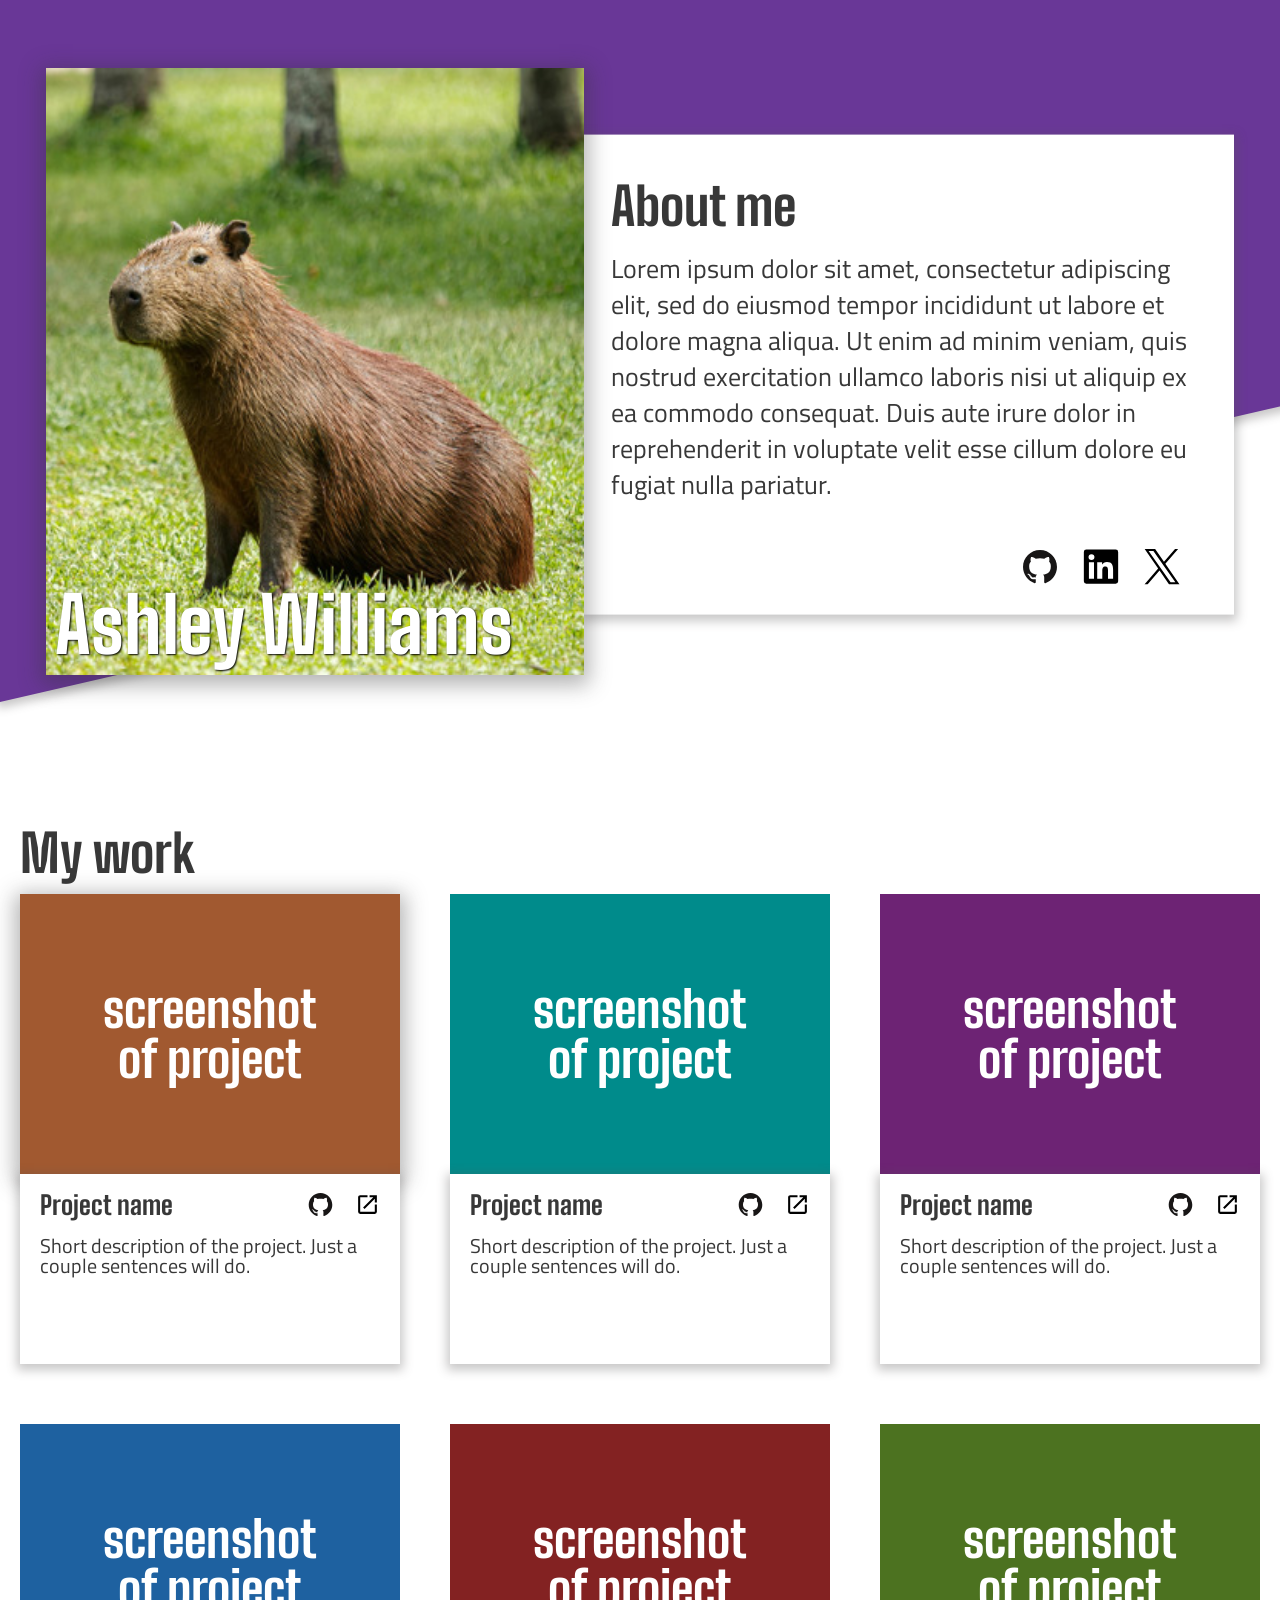
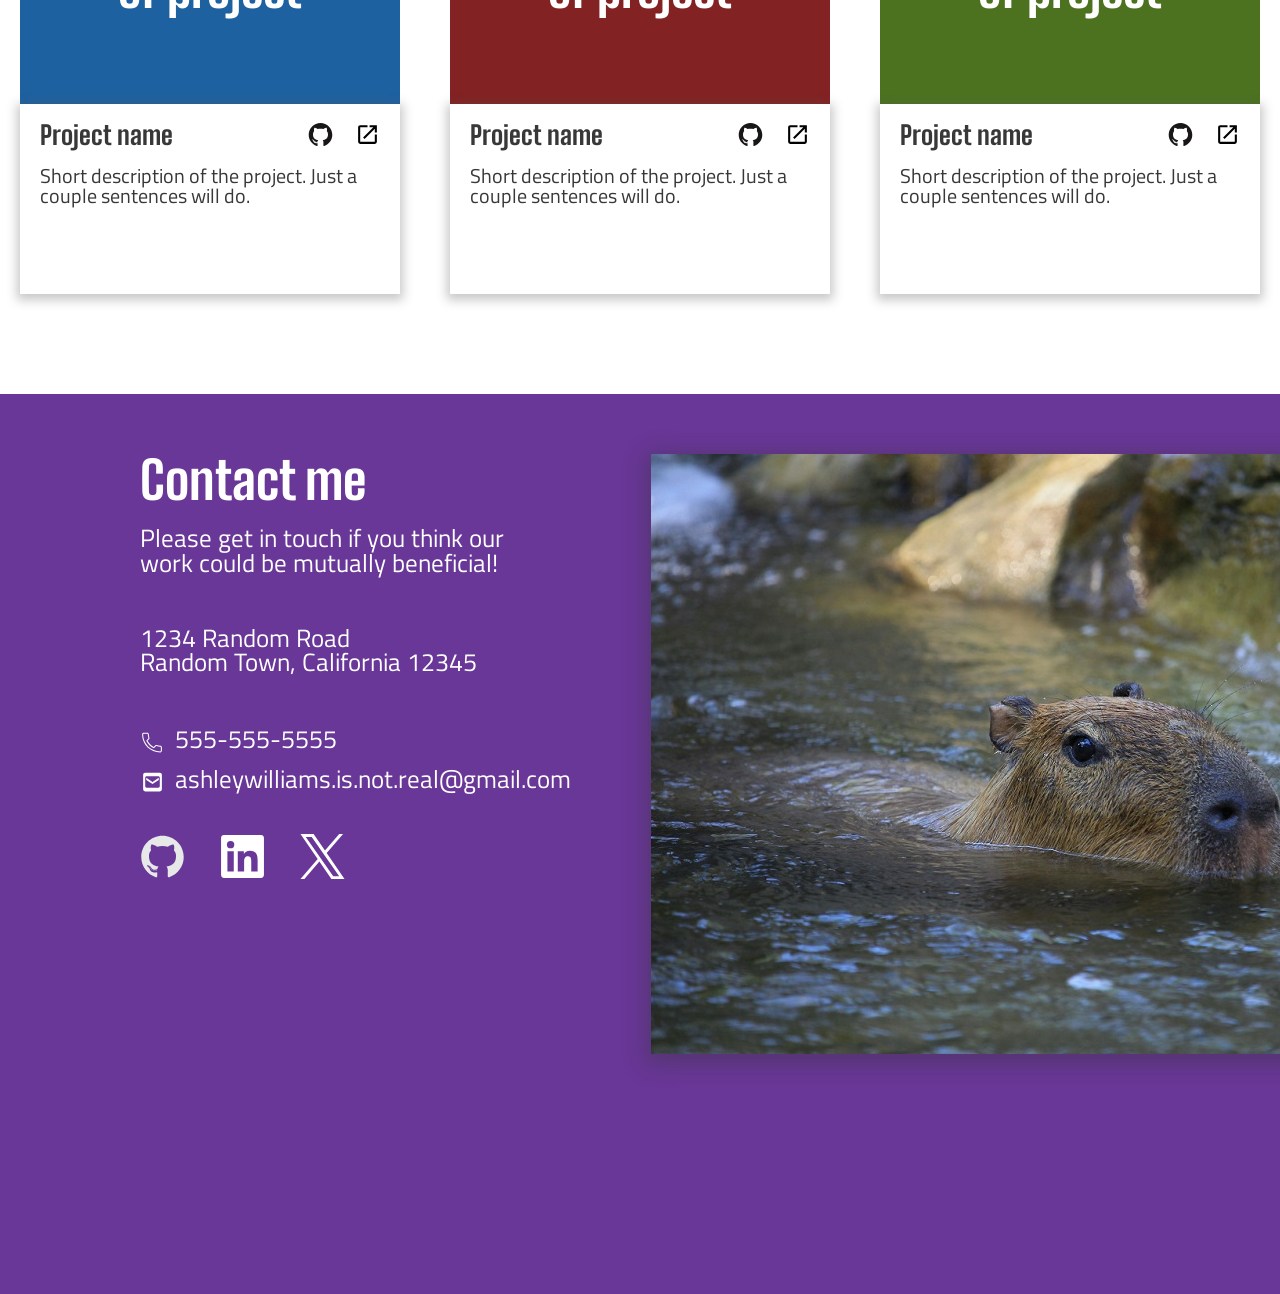
<file: index.html>
<!doctype html><html lang="en" style="background-color:#fff"><head><meta charset="UTF-8"><meta name="viewport" content="width=device-width,initial-scale=1"><title>Homepage</title><script defer="defer" src="main.bundle.js"></script></head><body><div class="background shadow"></div><div class="content"><header><div class="header_content"><picture><source srcset="c88989be27b138ba4daf.jpg" media="(max-width: 599px)"><source srcset="c7e4d91bfd9be731454d.jpg" media="(min-width: 600px)"><source srcset="8fe9893a3e8e39a9ff39.jpg" media="(min-width: 1200px)"><img class="low_shadow" src="c88989be27b138ba4daf.jpg" alt="Capybara portrait"><div class="inner_name light_text big_font">Ashley Williams</div></picture><div class="name light_text big_font">Ashley Williams</div><div class="info shadow"><h1 class="dark_text big_font">About me</h1><p class="dark_text">Lorem ipsum dolor sit amet, consectetur adipiscing elit, sed do eiusmod tempor incididunt ut labore et dolore magna aliqua. Ut enim ad minim veniam, quis nostrud exercitation ullamco laboris nisi ut aliquip ex ea commodo consequat. Duis aute irure dolor in reprehenderit in voluptate velit esse cillum dolore eu fugiat nulla pariatur.</p><div class="icons_container"><div class="top_icons"><img src="3c903c66b2c5334c8c0b.svg" alt="Github"></div><div class="top_icons"><img src="d4e41ebf9944039eda77.svg" alt="Linked in"></div><div class="top_icons"><img src="800640b7f2cab3132c69.svg" alt="Twitter"></div></div></div></div></header><main><div class="main_content"><h2 class="dark_text big_font">My work</h2><div class="projects_container"><div class="project"><div class="project_pic light_text low_shadow big_font c1">screenshot<br>of project</div><div class="project_info shadow"><div class="project_header"><div class="project_name dark_text big_font">Project name</div><div class="project_icons"><img class="git" src="3c903c66b2c5334c8c0b.svg" alt="Github"> <img class="external" src="3ede19ed228086e87d89.svg" alt="Ecternal link"></div></div><div class="project_description dark_text">Short description of the project. Just a couple sentences will do.</div></div></div><div class="project"><div class="project_pic light_text big_font c2">screenshot<br>of project</div><div class="project_info shadow"><div class="project_header"><div class="project_name dark_text big_font">Project name</div><div class="project_icons"><img class="git" src="3c903c66b2c5334c8c0b.svg" alt="Github"> <img class="external" src="3ede19ed228086e87d89.svg" alt="Ecternal link"></div></div><div class="project_description dark_text">Short description of the project. Just a couple sentences will do.</div></div></div><div class="project"><div class="project_pic light_text big_font c3">screenshot<br>of project</div><div class="project_info shadow"><div class="project_header"><div class="project_name dark_text big_font">Project name</div><div class="project_icons"><img class="git" src="3c903c66b2c5334c8c0b.svg" alt="Github"> <img class="external" src="3ede19ed228086e87d89.svg" alt="Ecternal link"></div></div><div class="project_description dark_text">Short description of the project. Just a couple sentences will do.</div></div></div><div class="project"><div class="project_pic light_text big_font c4">screenshot<br>of project</div><div class="project_info shadow"><div class="project_header"><div class="project_name dark_text big_font">Project name</div><div class="project_icons"><img class="git" src="3c903c66b2c5334c8c0b.svg" alt="Github"> <img class="external" src="3ede19ed228086e87d89.svg" alt="Ecternal link"></div></div><div class="project_description dark_text">Short description of the project. Just a couple sentences will do.</div></div></div><div class="project"><div class="project_pic light_text big_font c5">screenshot<br>of project</div><div class="project_info shadow"><div class="project_header"><div class="project_name dark_text big_font">Project name</div><div class="project_icons"><img class="git" src="3c903c66b2c5334c8c0b.svg" alt="Github"> <img class="external" src="3ede19ed228086e87d89.svg" alt="Ecternal link"></div></div><div class="project_description dark_text">Short description of the project. Just a couple sentences will do.</div></div></div><div class="project"><div class="project_pic light_text big_font c6">screenshot<br>of project</div><div class="project_info shadow"><div class="project_header"><div class="project_name dark_text big_font">Project name</div><div class="project_icons"><img class="git" src="3c903c66b2c5334c8c0b.svg" alt="Github"> <img class="external" src="3ede19ed228086e87d89.svg" alt="Ecternal link"></div></div><div class="project_description dark_text">Short description of the project. Just a couple sentences will do.</div></div></div></div></div></main><footer><div class="footer_content"><div class="footer_text"><h3 class="light_text big_font">Contact me</h3><div class="footer_paragraph light_text">Please get in touch if you think our work could be mutually beneficial!</div><div class="address light_text">1234 Random Road<br>Random Town, California 12345</div><div class="phone"><div><img class="tel" src="0173d738dfc31c86ab0a.svg" alt="Phone number"></div><div class="light_text">555-555-5555</div></div><div class="email"><div><img class="mail" src="49dc6250e586f843e0ee.svg" alt="E-mail address"></div><div class="light_text">ashleywilliams.is.not.real@gmail.com</div></div><div class="footer_icons"><img class="git" src="3c903c66b2c5334c8c0b.svg" alt="Github"> <img class="lin" src="d4e41ebf9944039eda77.svg" alt="Linked in"> <img class="twi" src="800640b7f2cab3132c69.svg" alt="Twitter"></div></div><picture><source srcset="b9a7f7bb97a897c866e3.jpg" media="(max-width: 599px)"><source srcset="919f590c7b4dfcc34699.jpg" media="(max-width: 1199px)"><source srcset="1de82a5ac6713cb9aa66.jpg" media="(min-width: 1200px)"><img class="low_shadow" src="1de82a5ac6713cb9aa66.jpg" alt="Capybara portrait"></picture></div></footer></div></body></html>
</file>
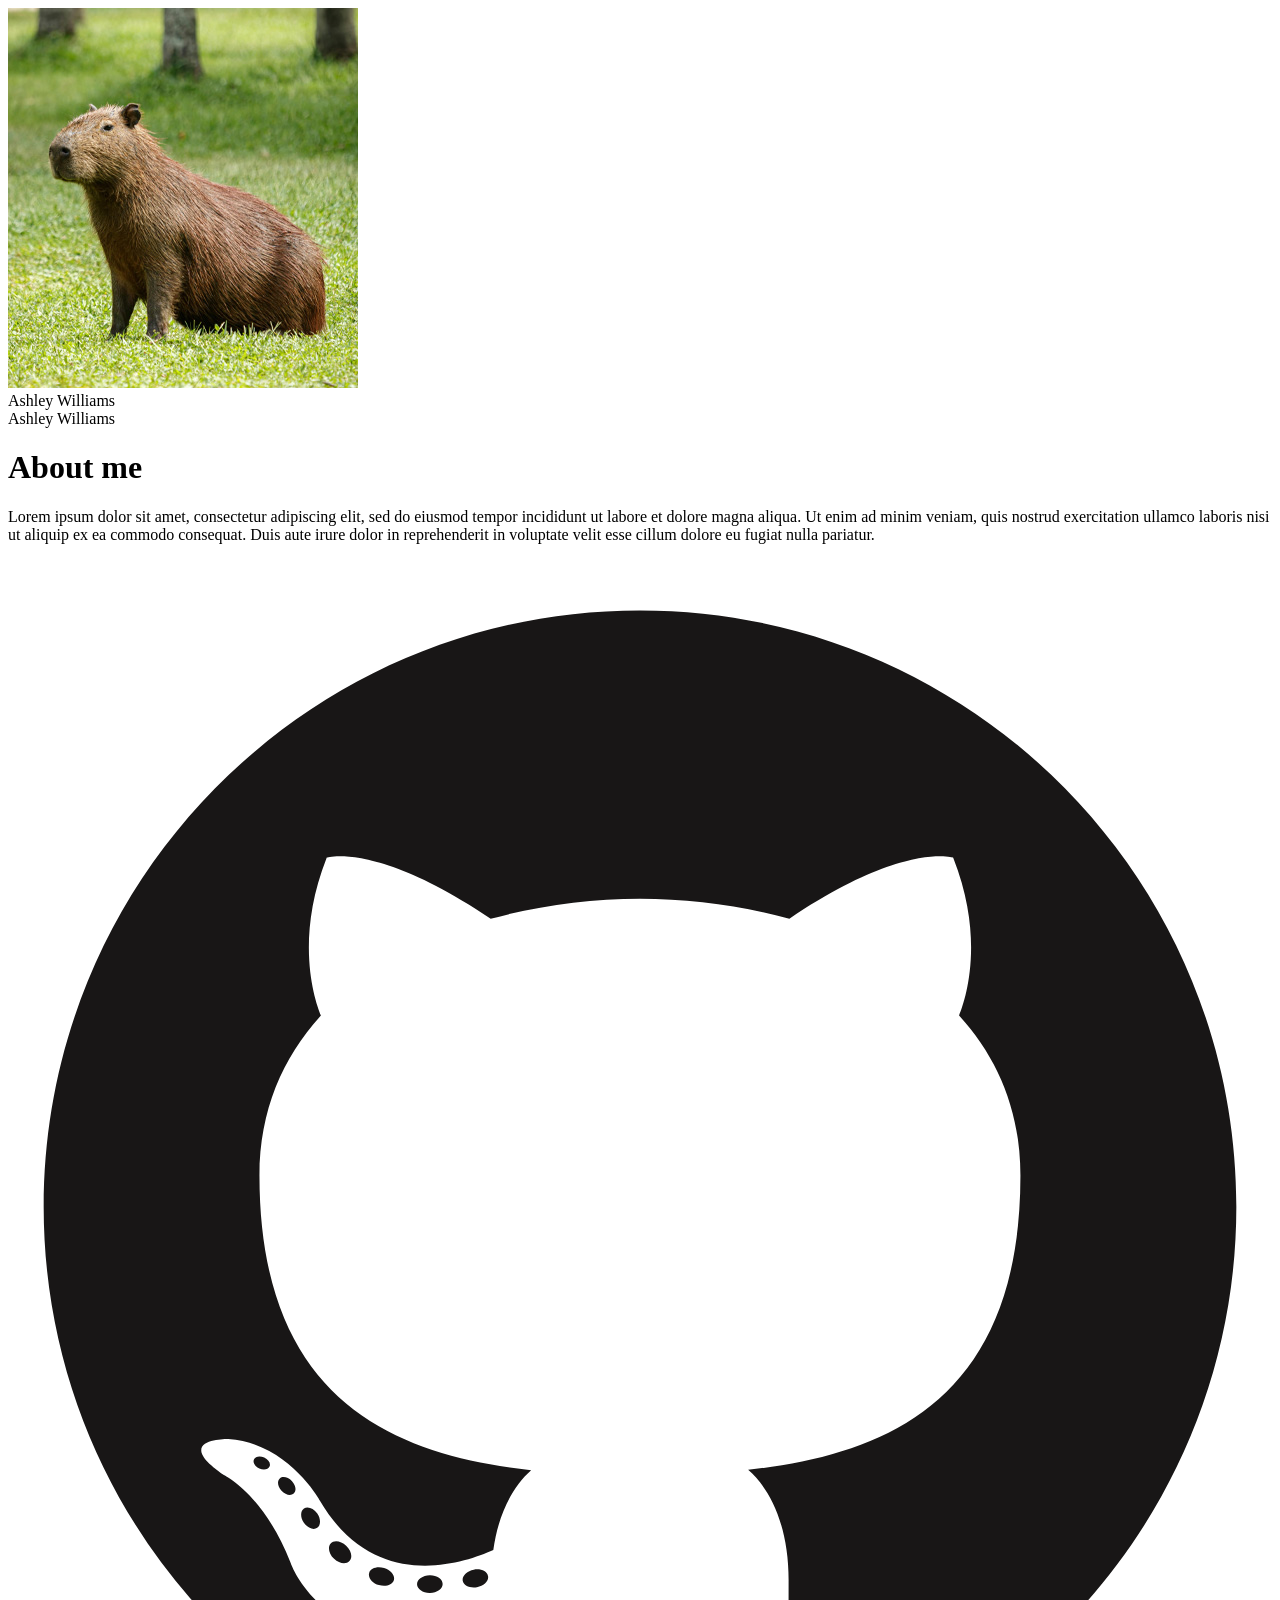
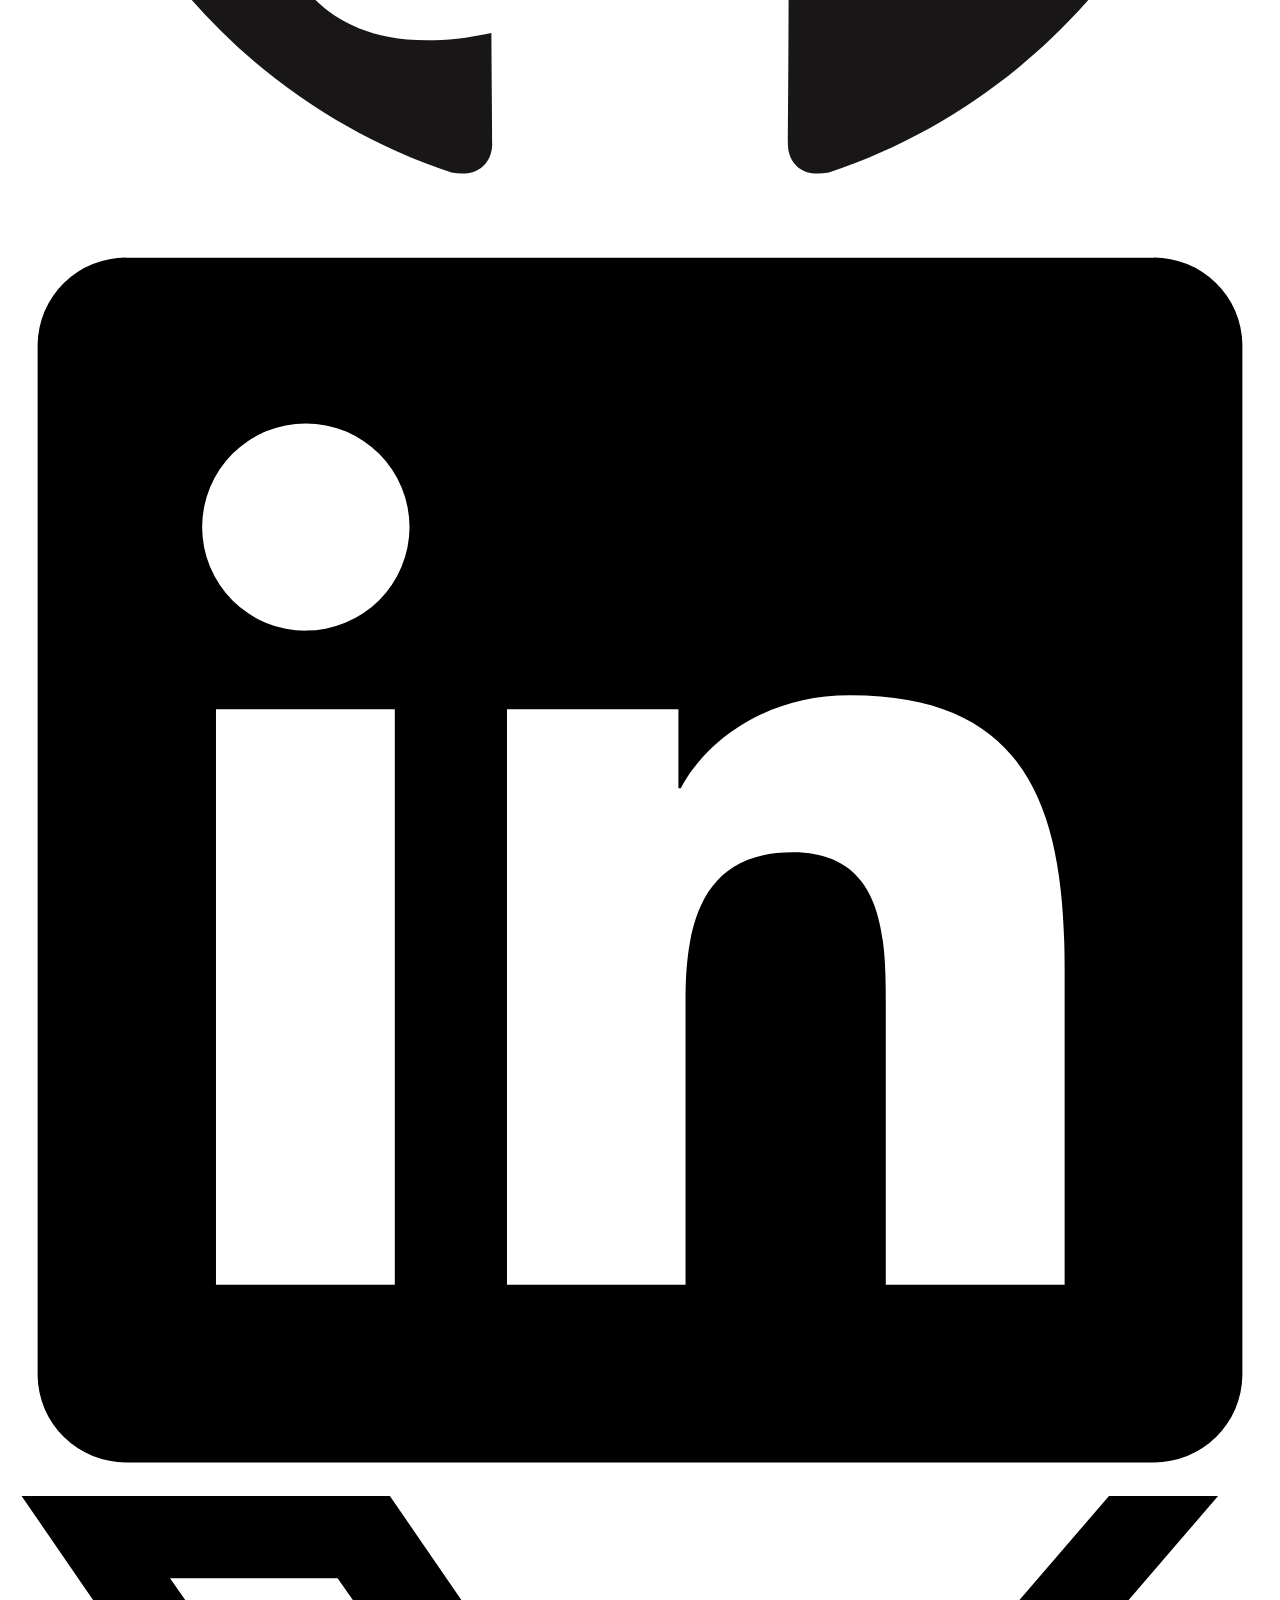
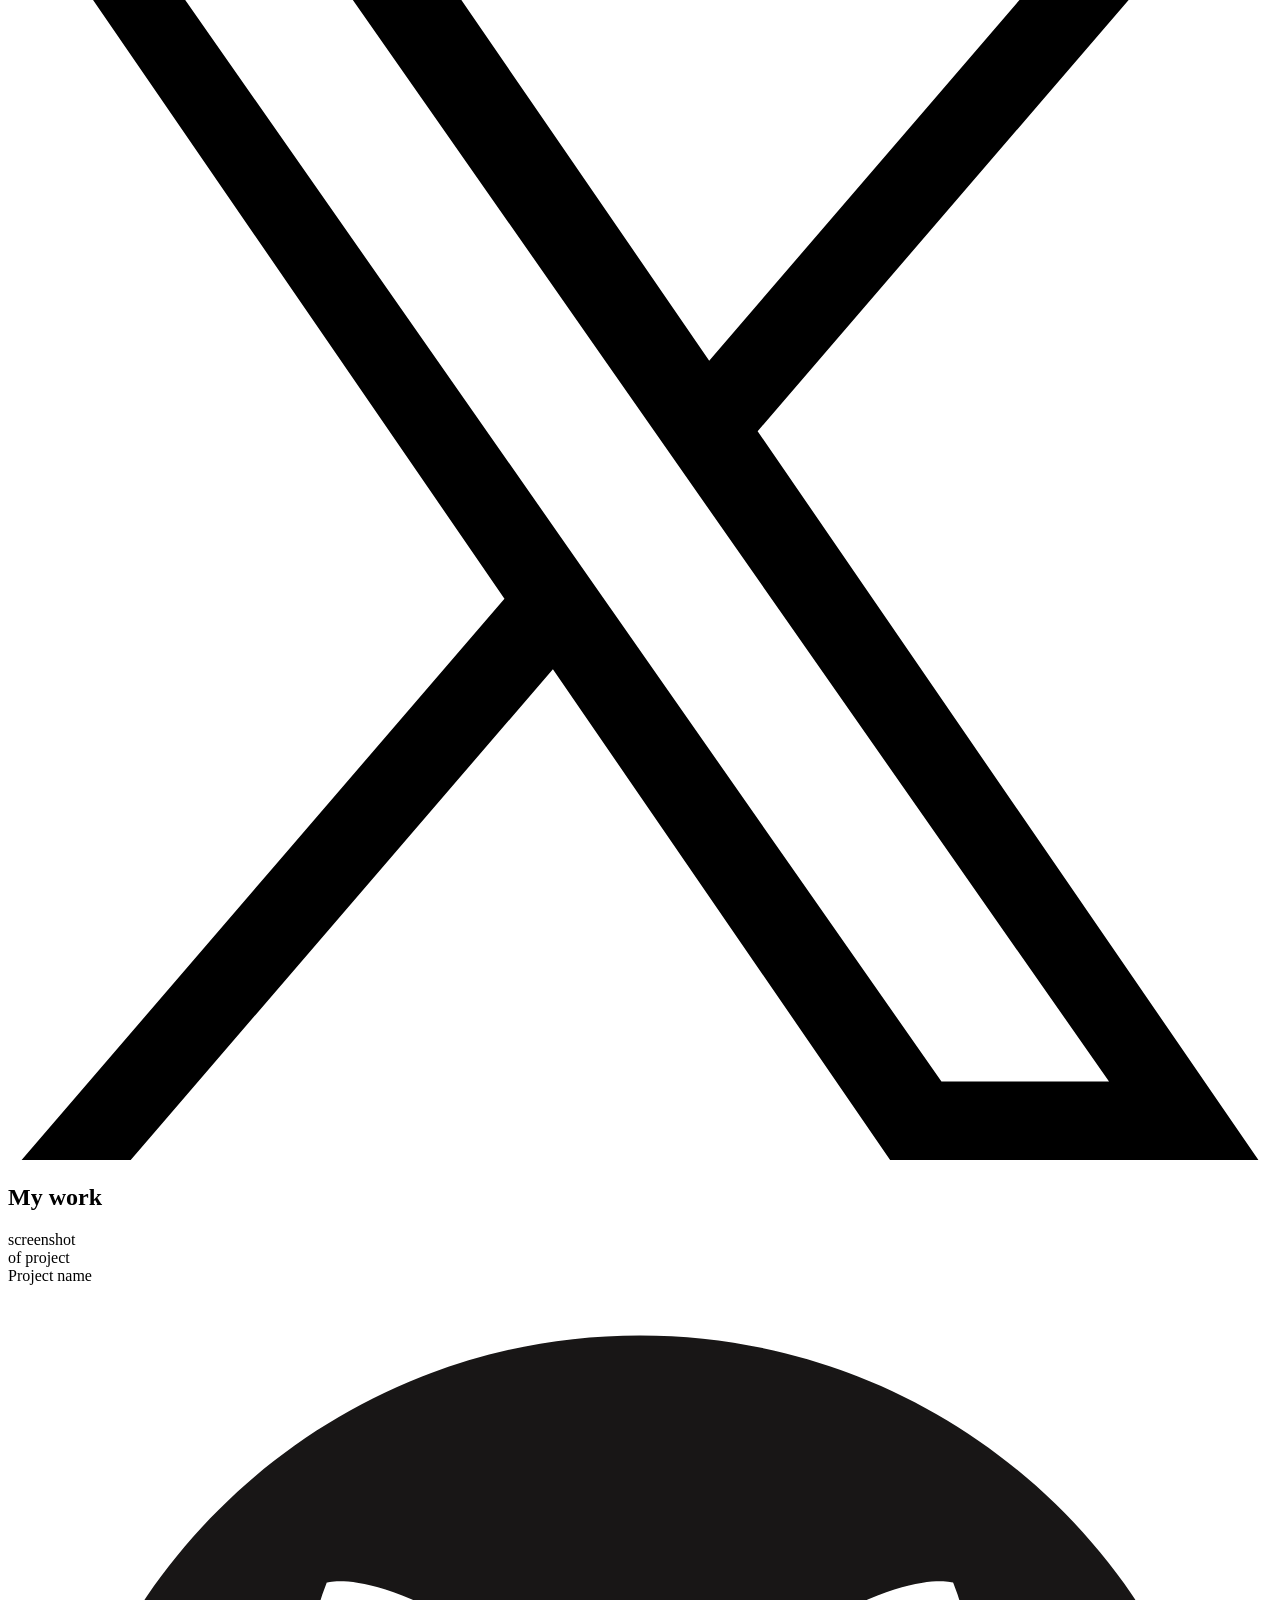
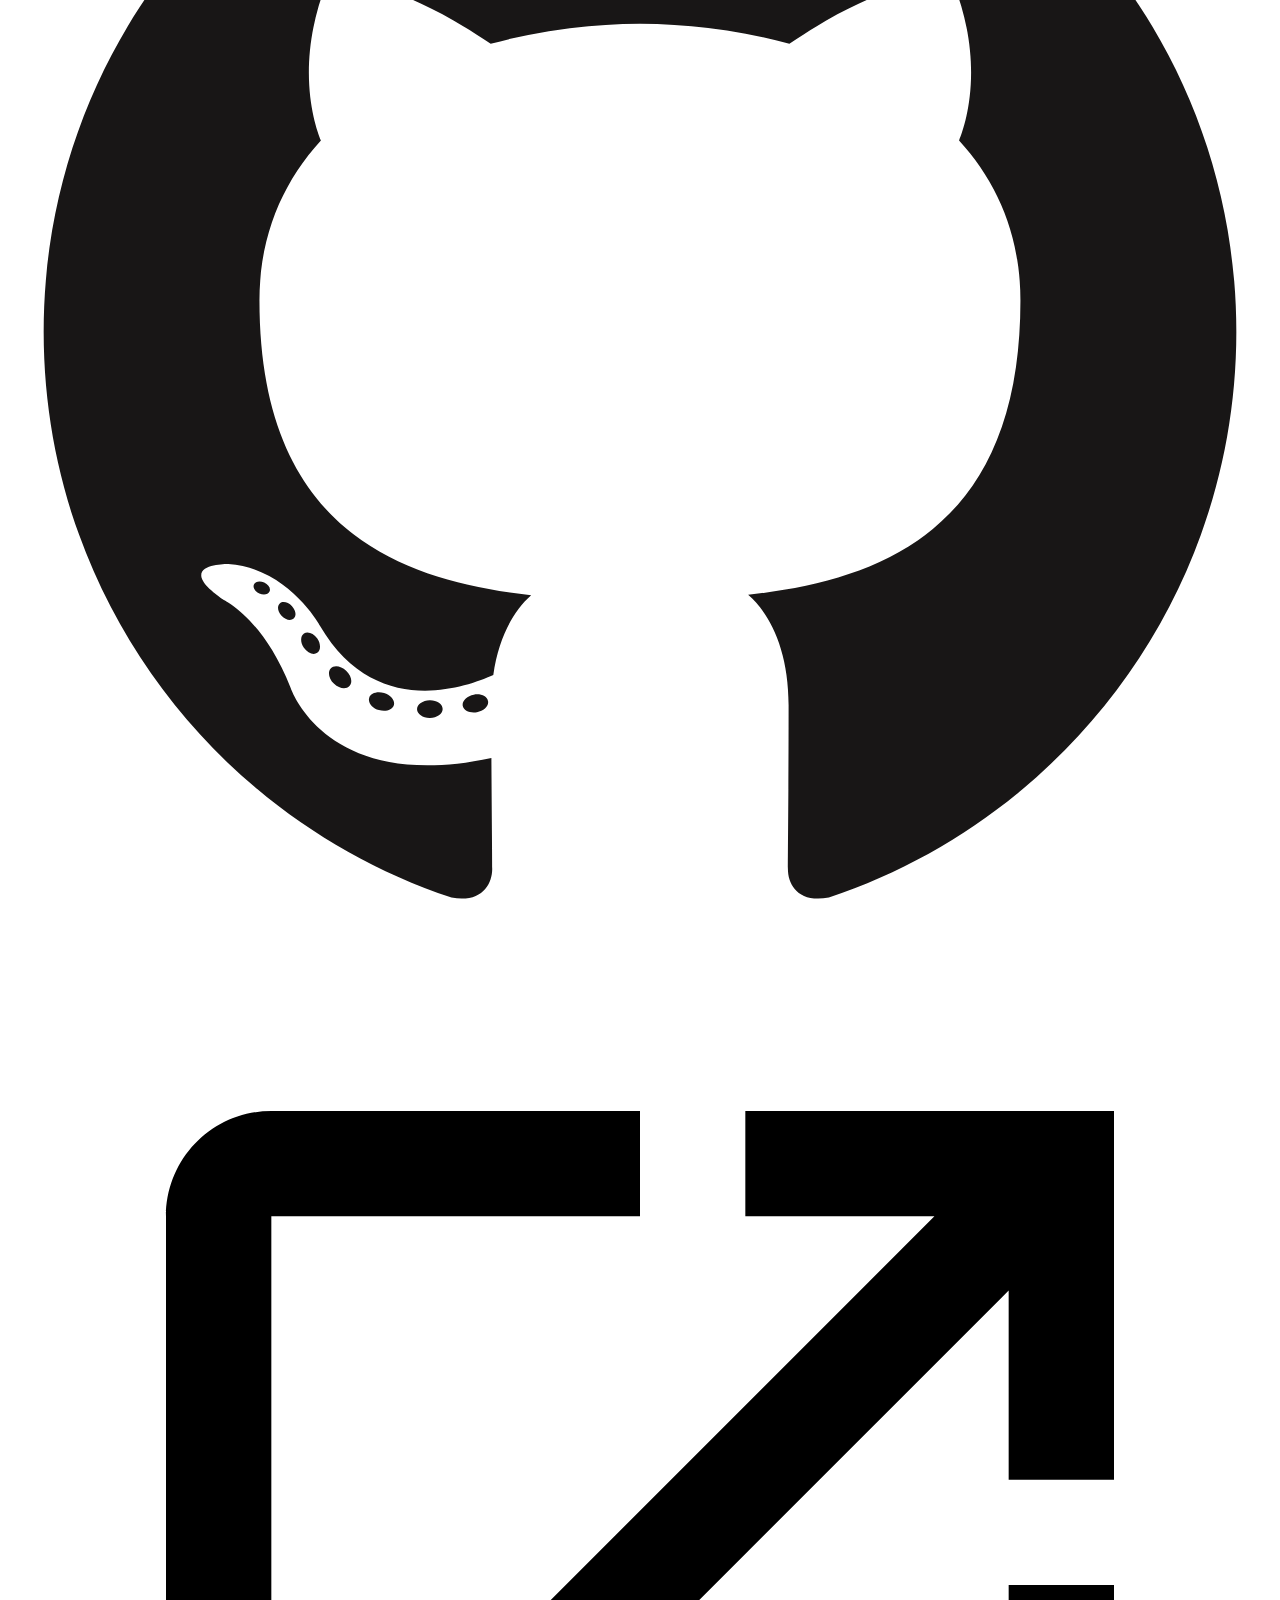
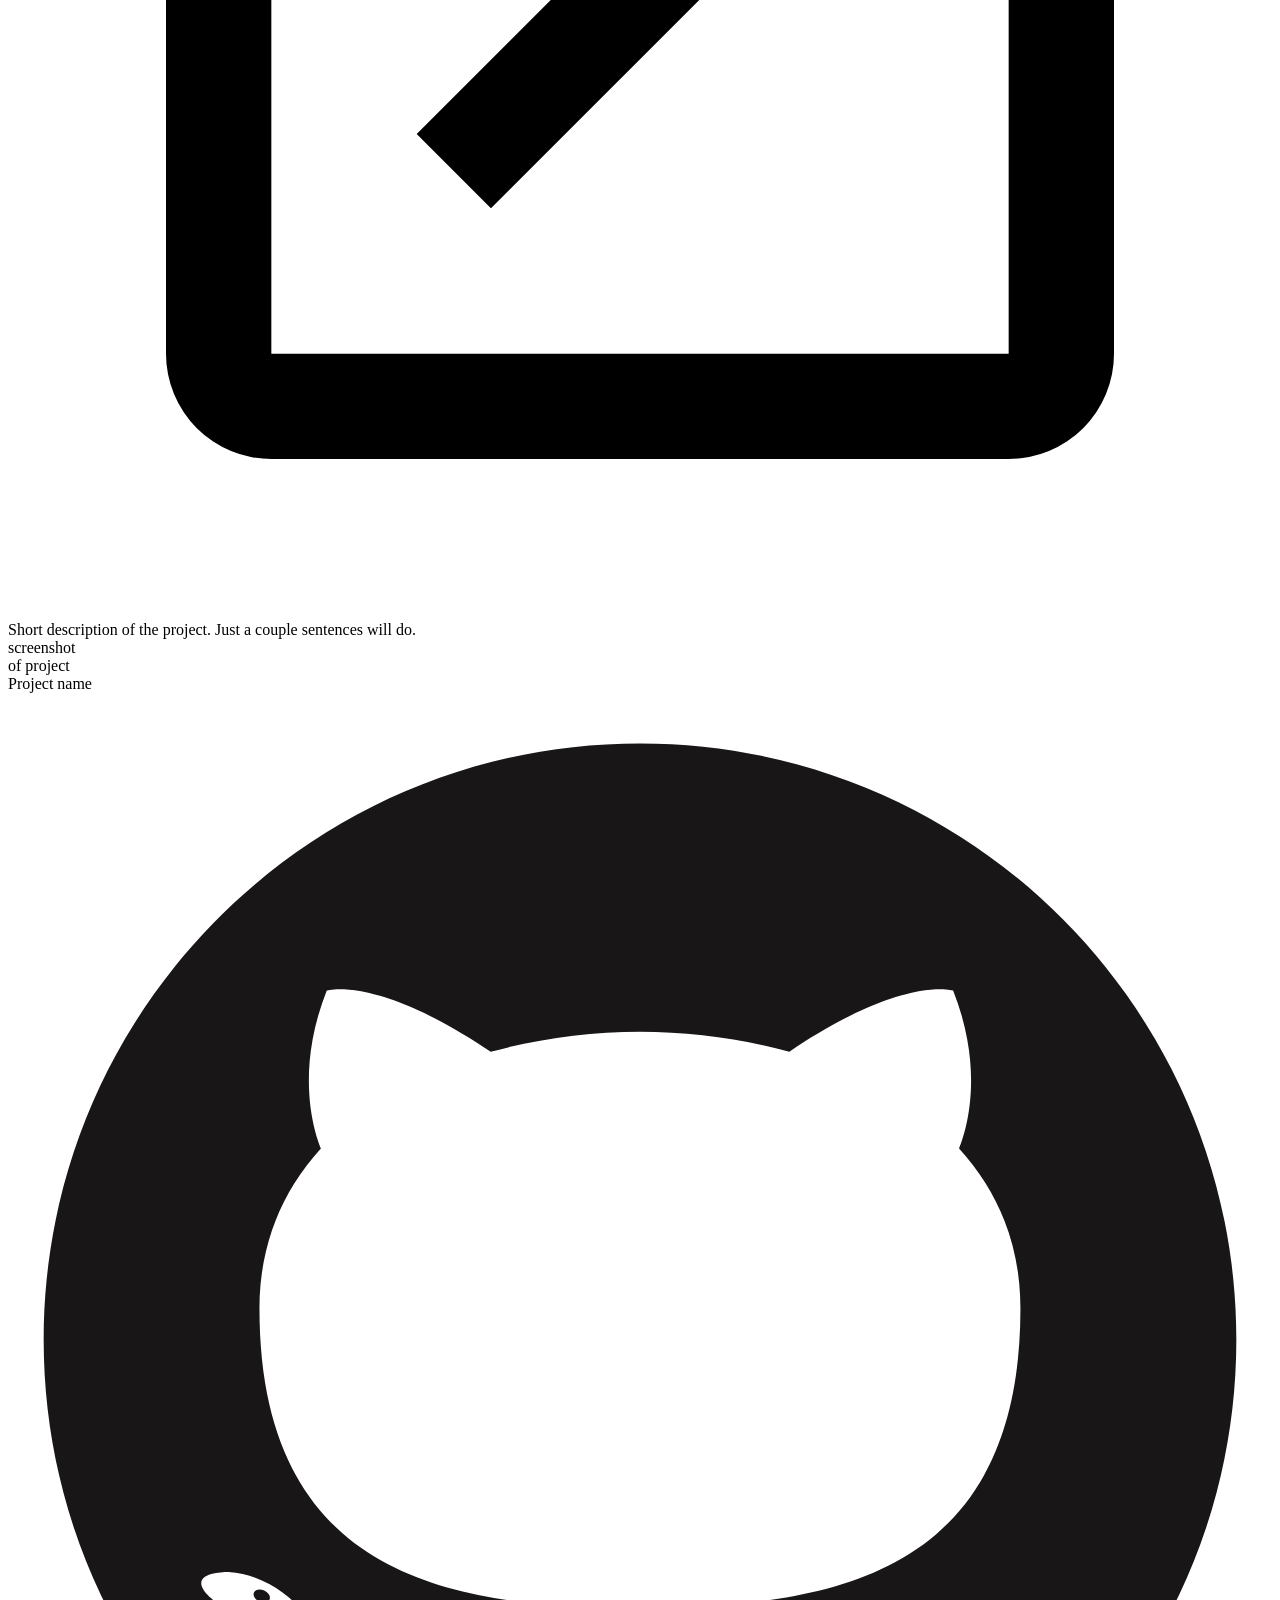
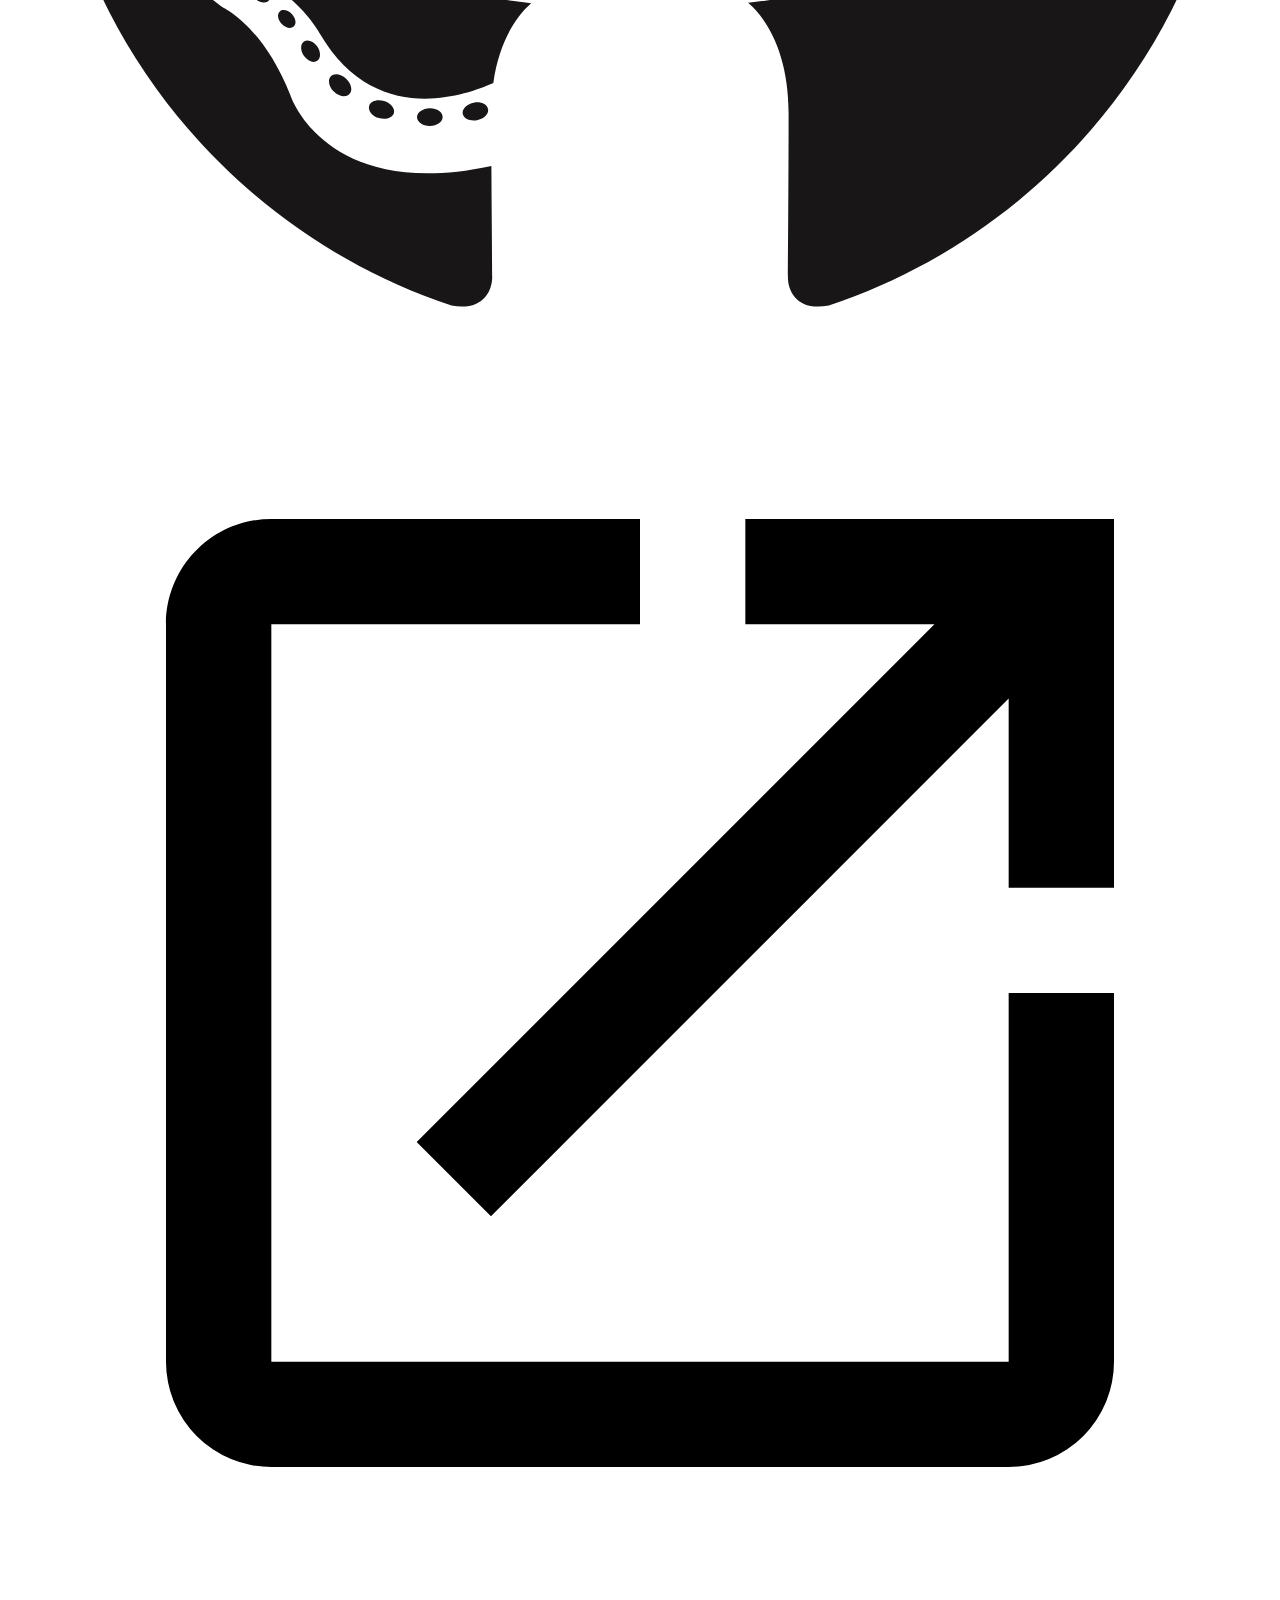
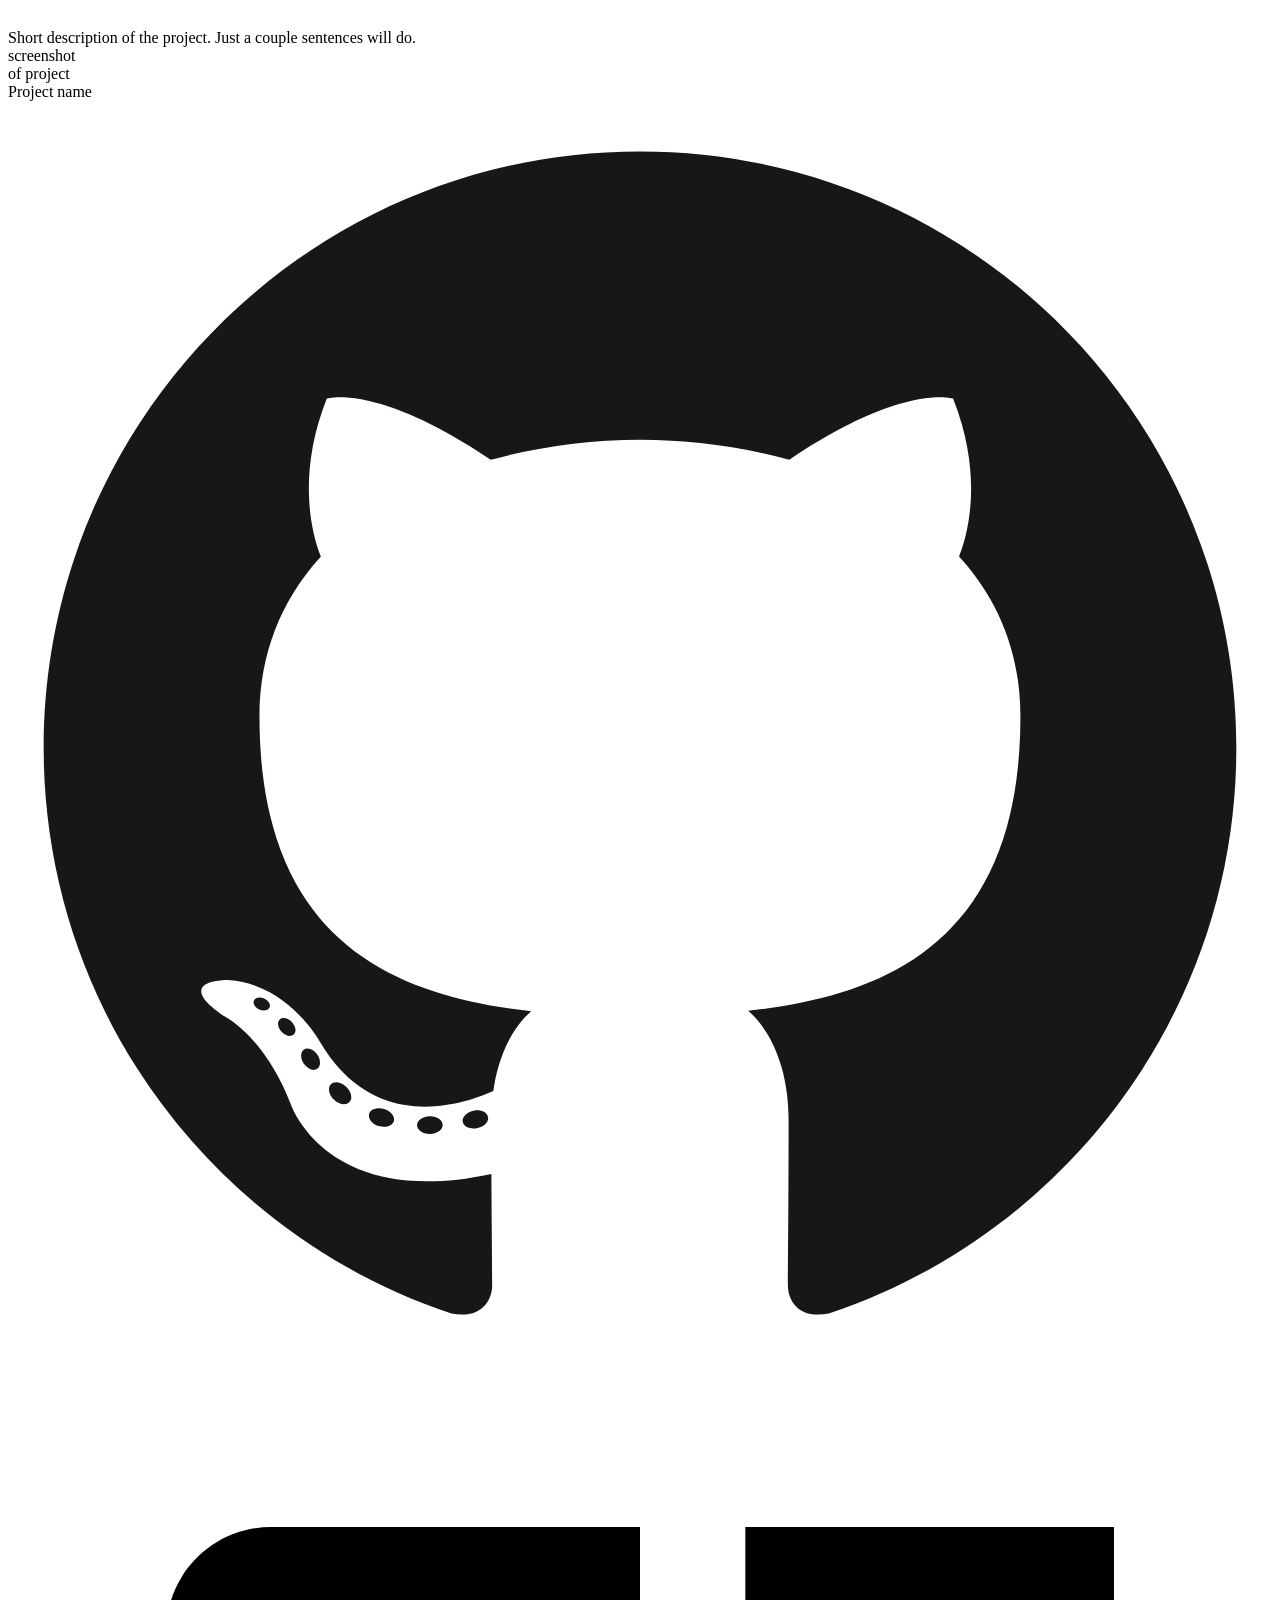
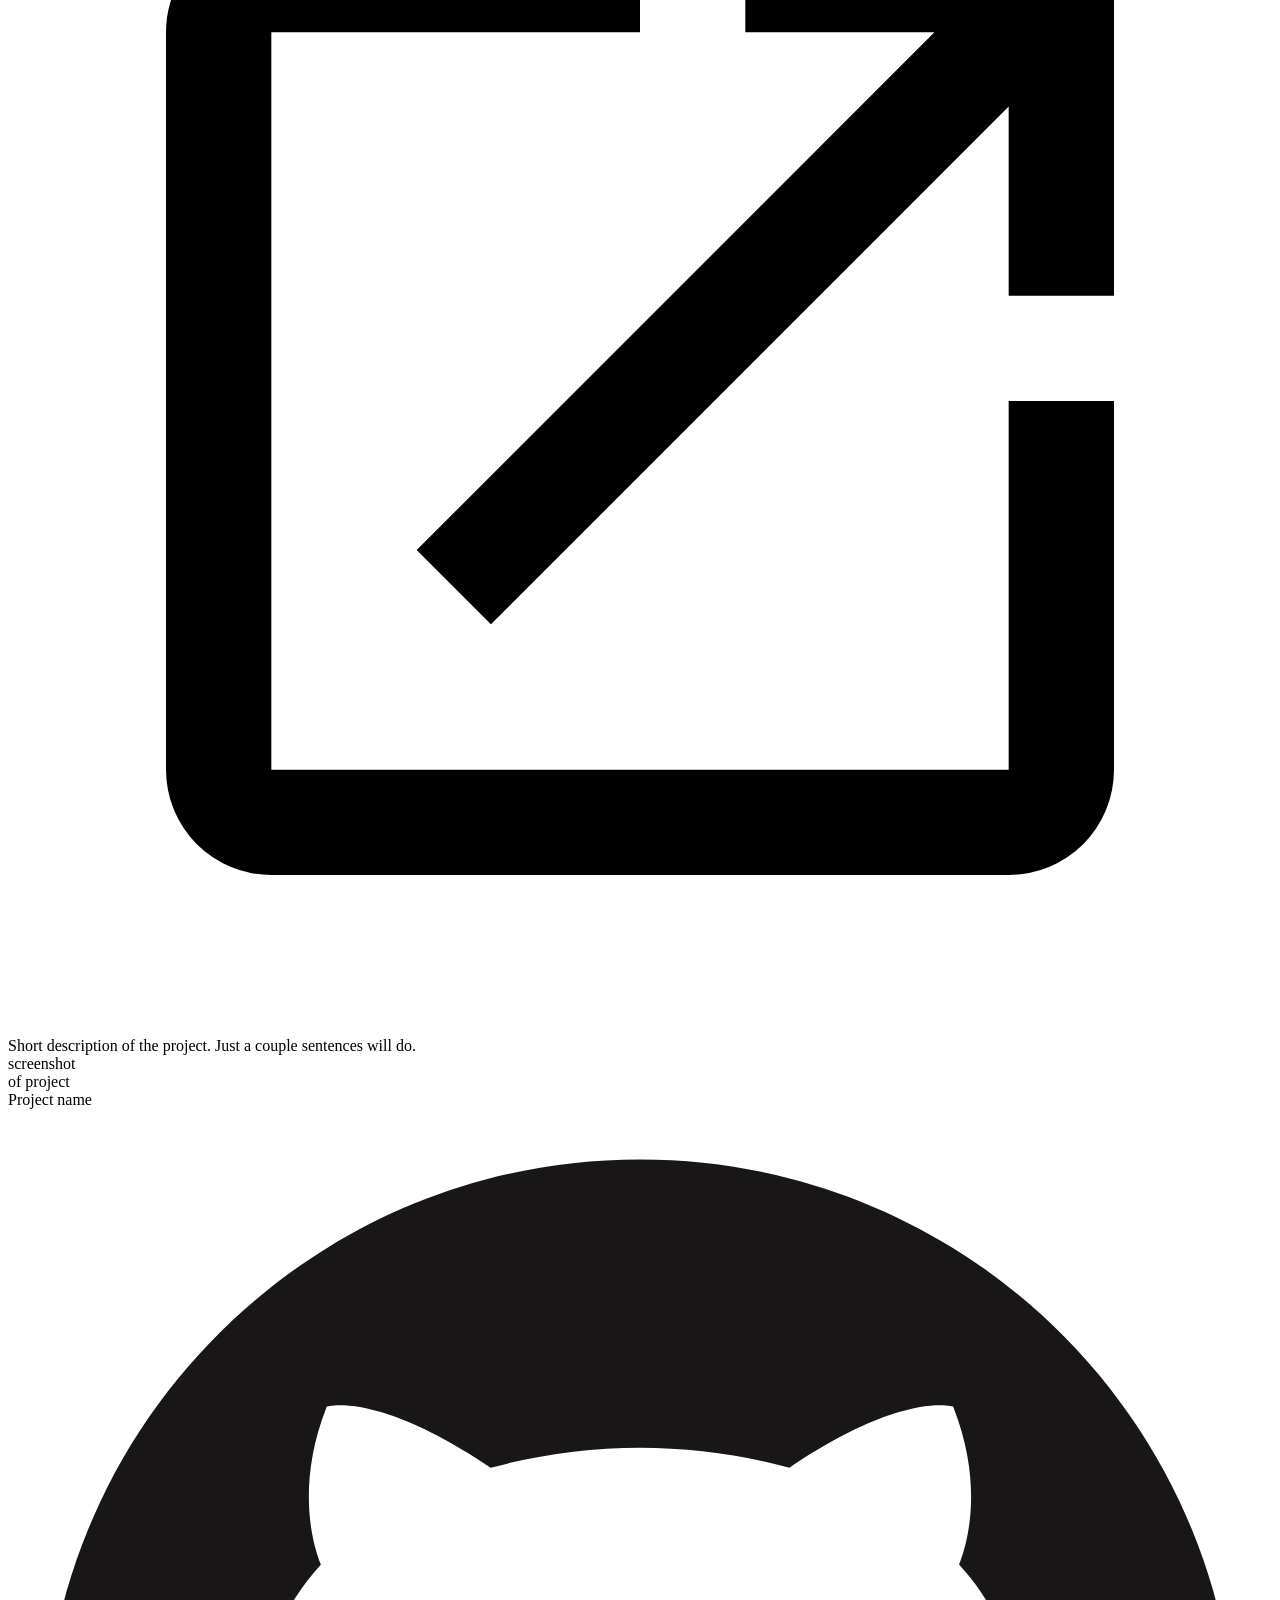
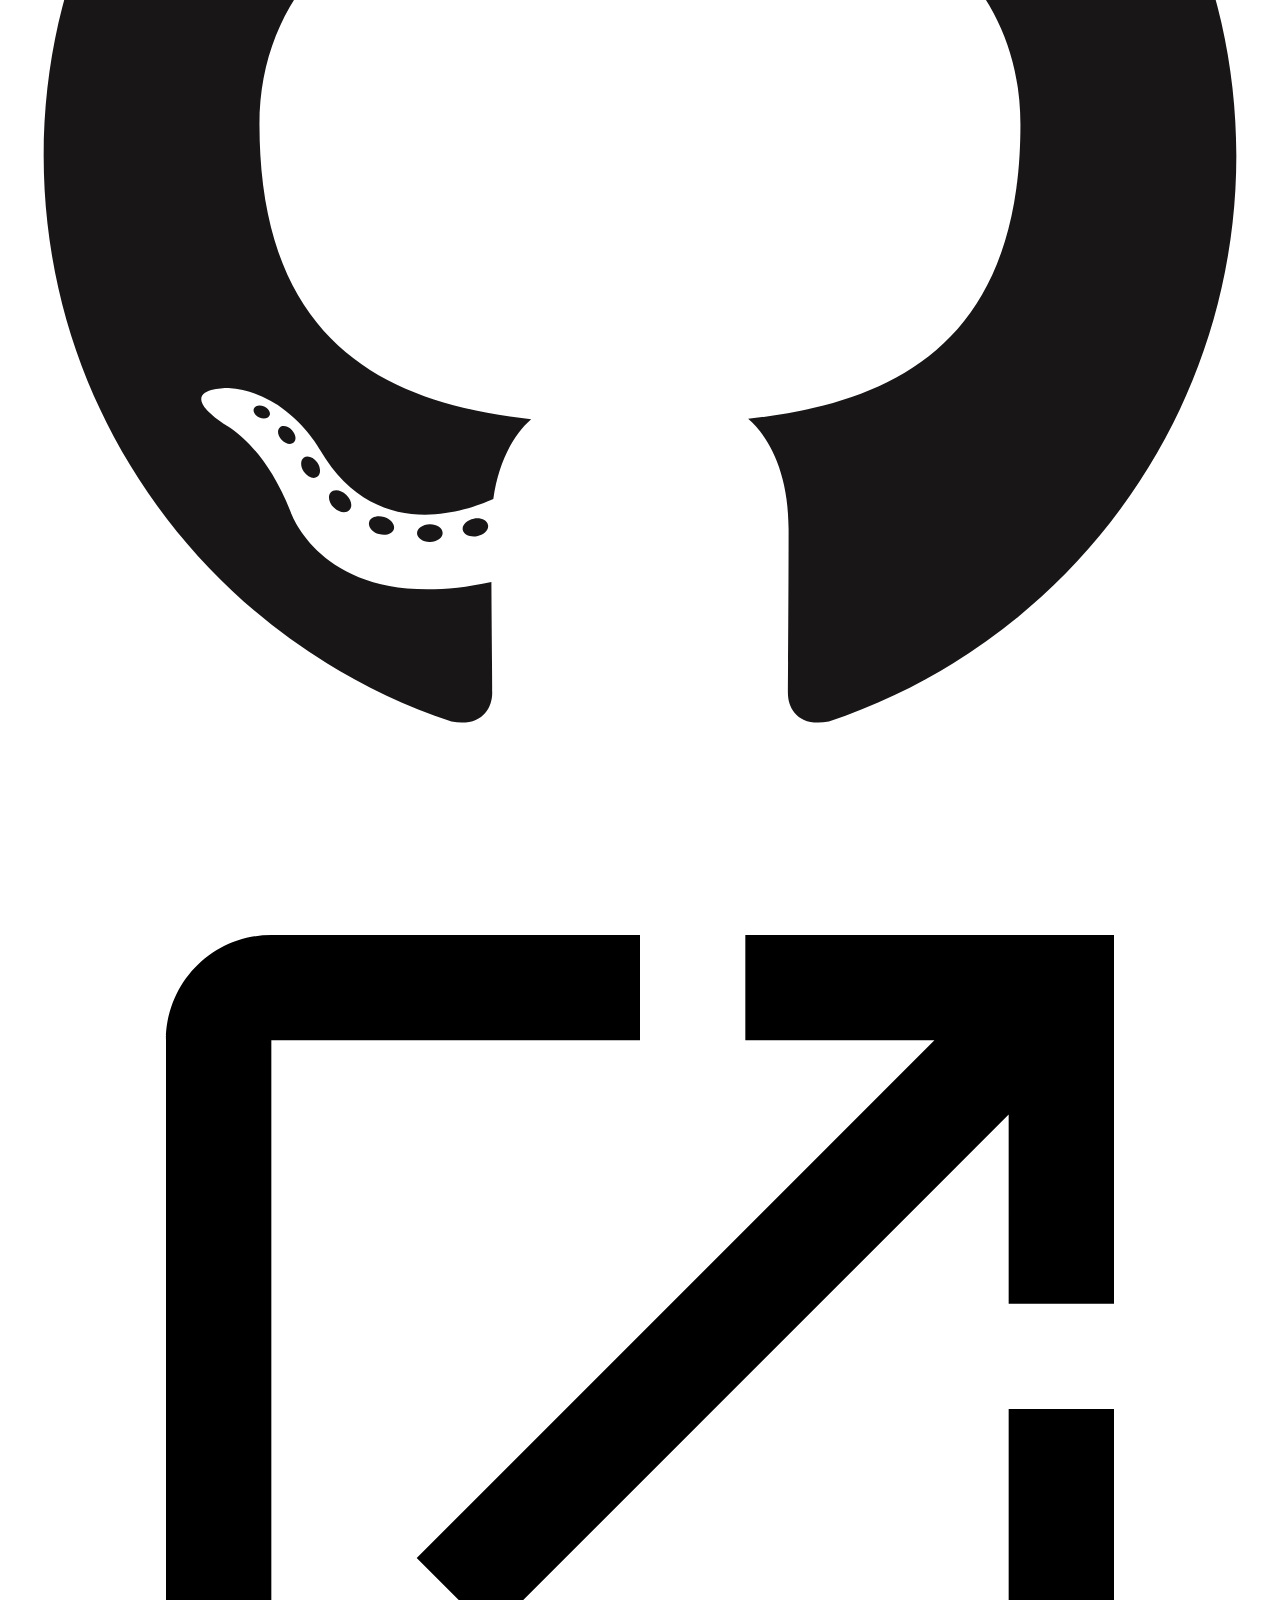
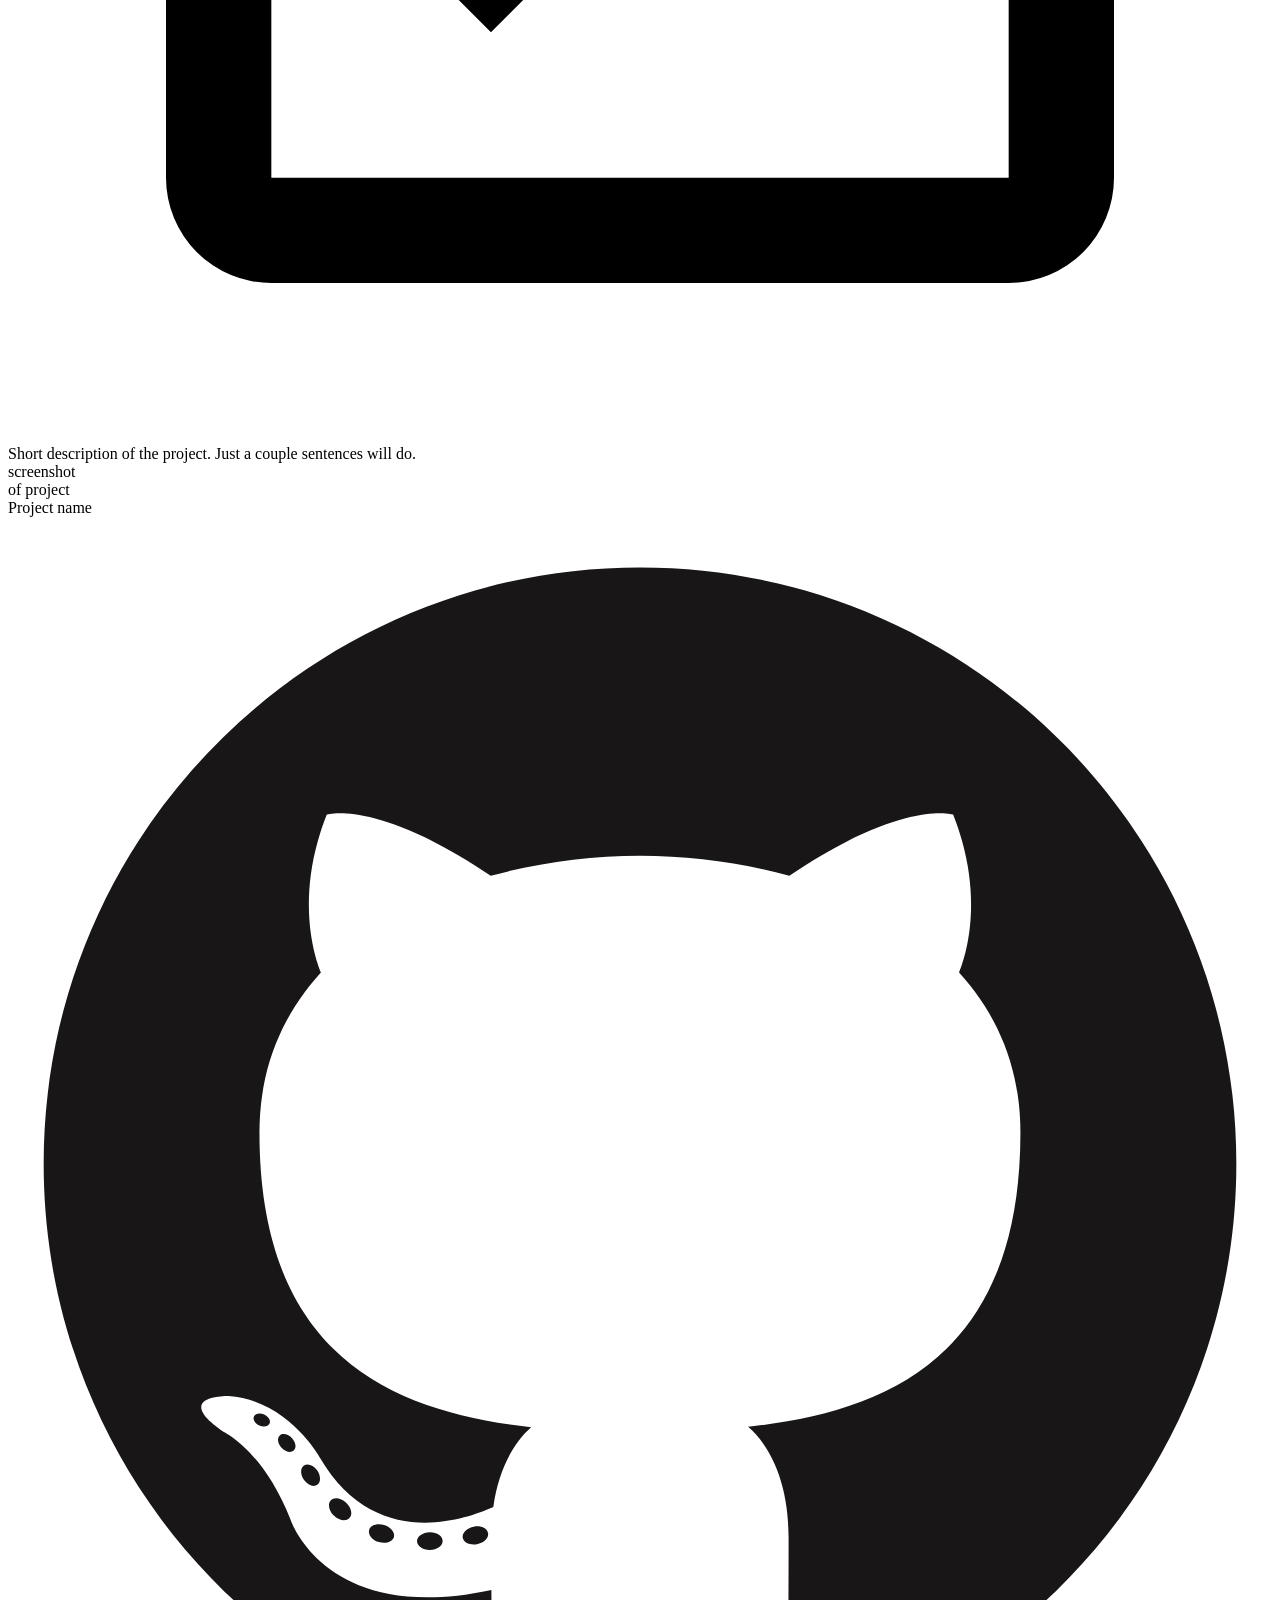
<file: src/template.html>
<!DOCTYPE html>
<html lang="en" style="background-color: #ffffff">
<head>
    <meta charset="UTF-8">
    <meta name="viewport" content="width=device-width, initial-scale=1.0">
    <title>Homepage</title>
</head>
<body>
    <div class="background shadow"></div>
    <div class="content">
        <header>
            <div class="header_content">
                <picture>
                    <source srcset="img/mob_top.jpg" media="(max-width: 599px)">
                    <source srcset="img/tab_top.jpg" media="(min-width: 600px)">
                    <source srcset="img/des_top.jpg" media="(min-width: 1200px)">
                    <img class="low_shadow" src="img/mob_top.jpg" alt="Capybara portrait">
                    <div class="inner_name light_text big_font">Ashley Williams</div>
                </picture>                

                <div class="name light_text big_font">Ashley Williams</div>
                <div class="info shadow">
                    <h1 class="dark_text big_font">About me</h1>
                    <p class="dark_text">Lorem ipsum dolor sit amet, consectetur adipiscing elit,
                       sed do eiusmod tempor incididunt ut labore et dolore magna aliqua.
                       Ut enim ad minim veniam, quis nostrud exercitation ullamco laboris
                       nisi ut aliquip ex ea commodo consequat. Duis aute irure dolor
                       in reprehenderit in voluptate velit esse cillum dolore eu fugiat
                       nulla pariatur.
                    </p>
                    <div class="icons_container">
                        <div class="top_icons">
                            <img src="icons/github-original.svg" alt="Github">
                        </div>
                        <div class="top_icons">
                            <img src="icons/linkedin-plain.svg" alt="Linked in">
                        </div>
                        <div class="top_icons">
                            <img src="icons/twitter-original.svg" alt="Twitter">
                        </div>
                    </div>
                </div>                
            </div>
        </header>
        <main>
            <div class="main_content">
                <h2 class="dark_text big_font">My work</h2>
                <div class="projects_container">
                    <div class="project">
                        <div class="project_pic light_text low_shadow big_font c1">screenshot <br> of project</div>
                        <div class="project_info shadow">
                            <div class="project_header">
                                <div class="project_name dark_text big_font">Project name</div>
                                <div class="project_icons">
                                    <img class="git" src="icons/github-original.svg" alt="Github">
                                    <img class="external" src="icons/open-in-new.svg" alt="Ecternal link">
                                </div>
                            </div>
                            <div class="project_description dark_text">Short description of the project. Just a couple sentences will do. </div>
                        </div>
                    </div>
                    <div class="project">
                        <div class="project_pic light_text big_font c2">screenshot <br> of project</div>
                        <div class="project_info shadow">
                            <div class="project_header">
                                <div class="project_name dark_text big_font">Project name</div>
                                <div class="project_icons">
                                    <img class="git" src="icons/github-original.svg" alt="Github">
                                    <img class="external" src="icons/open-in-new.svg" alt="Ecternal link">
                                </div>
                            </div>
                            <div class="project_description dark_text">Short description of the project. Just a couple sentences will do. </div>
                        </div>
                    </div>
                    <div class="project">
                        <div class="project_pic light_text big_font c3">screenshot <br> of project</div>
                        <div class="project_info shadow">
                            <div class="project_header">
                                <div class="project_name dark_text big_font">Project name</div>
                                <div class="project_icons">
                                    <img class="git" src="icons/github-original.svg" alt="Github">
                                    <img class="external" src="icons/open-in-new.svg" alt="Ecternal link">
                                </div>
                            </div>
                            <div class="project_description dark_text">Short description of the project. Just a couple sentences will do. </div>
                        </div>
                    </div>
                    <div class="project">
                        <div class="project_pic light_text big_font c4">screenshot <br> of project</div>
                        <div class="project_info shadow">
                            <div class="project_header">
                                <div class="project_name dark_text big_font">Project name</div>
                                <div class="project_icons">
                                    <img class="git" src="icons/github-original.svg" alt="Github">
                                    <img class="external" src="icons/open-in-new.svg" alt="Ecternal link">
                                </div>
                            </div>
                            <div class="project_description dark_text">Short description of the project. Just a couple sentences will do. </div>
                        </div>
                    </div>
                    <div class="project">
                        <div class="project_pic light_text big_font c5">screenshot <br> of project</div>
                        <div class="project_info shadow">
                            <div class="project_header">
                                <div class="project_name dark_text big_font">Project name</div>
                                <div class="project_icons">
                                    <img class="git" src="icons/github-original.svg" alt="Github">
                                    <img class="external" src="icons/open-in-new.svg" alt="Ecternal link">
                                </div>
                            </div>
                            <div class="project_description dark_text">Short description of the project. Just a couple sentences will do. </div>
                        </div>
                    </div>
                    <div class="project">
                        <div class="project_pic light_text big_font c6">screenshot <br> of project</div>
                        <div class="project_info shadow">
                            <div class="project_header">
                                <div class="project_name dark_text big_font">Project name</div>
                                <div class="project_icons">
                                    <img class="git" src="icons/github-original.svg" alt="Github">
                                    <img class="external" src="icons/open-in-new.svg" alt="Ecternal link">
                                </div>
                            </div>
                            <div class="project_description dark_text">Short description of the project. Just a couple sentences will do. </div>
                        </div>
                    </div>
                </div>
            </div>
        </main>
        <footer>
            <div class="footer_content">
                <div class="footer_text">
                    <h3 class="light_text big_font">Contact me</h3>
                    <div class="footer_paragraph light_text">Please get in touch if you think our work could be mutually beneficial!</div>
                    
                    <div class="address light_text">1234 Random Road<br>Random Town, California 12345</div>
                    
                    <div class="phone">
                        <div><img class="tel" src="icons/phone.svg" alt="Phone number"></div>
                        <div class = "light_text">555-555-5555</div>
                    </div>
                    
                    <div class="email">
                        <div><img class="mail" src="icons/email-box.svg" alt="E-mail address"></div>                        
                        <div class = "light_text">ashleywilliams.is.not.real@gmail.com</div>
                    </div>
                    
                    <div class="footer_icons">
                        <img class="git" src="icons/github-original.svg" alt="Github">
                        <img class="lin" src="icons/linkedin-plain.svg" alt="Linked in">
                        <img class="twi" src="icons/twitter-original.svg" alt="Twitter">
                    </div>
                
                </div>
                <picture>
                    <source srcset="img/mob_bott.jpg" media="(max-width: 599px)">
                    <source srcset="img/tab_bott.jpg" media="(max-width: 1199px)">
                    <source srcset="img/des_bott.jpg" media="(min-width: 1200px)">
                    <img class="low_shadow" src="img/des_bott.jpg" alt="Capybara portrait">
                </picture>
            </div>
        </footer>
    </div>
</body>
</html>
</file>
